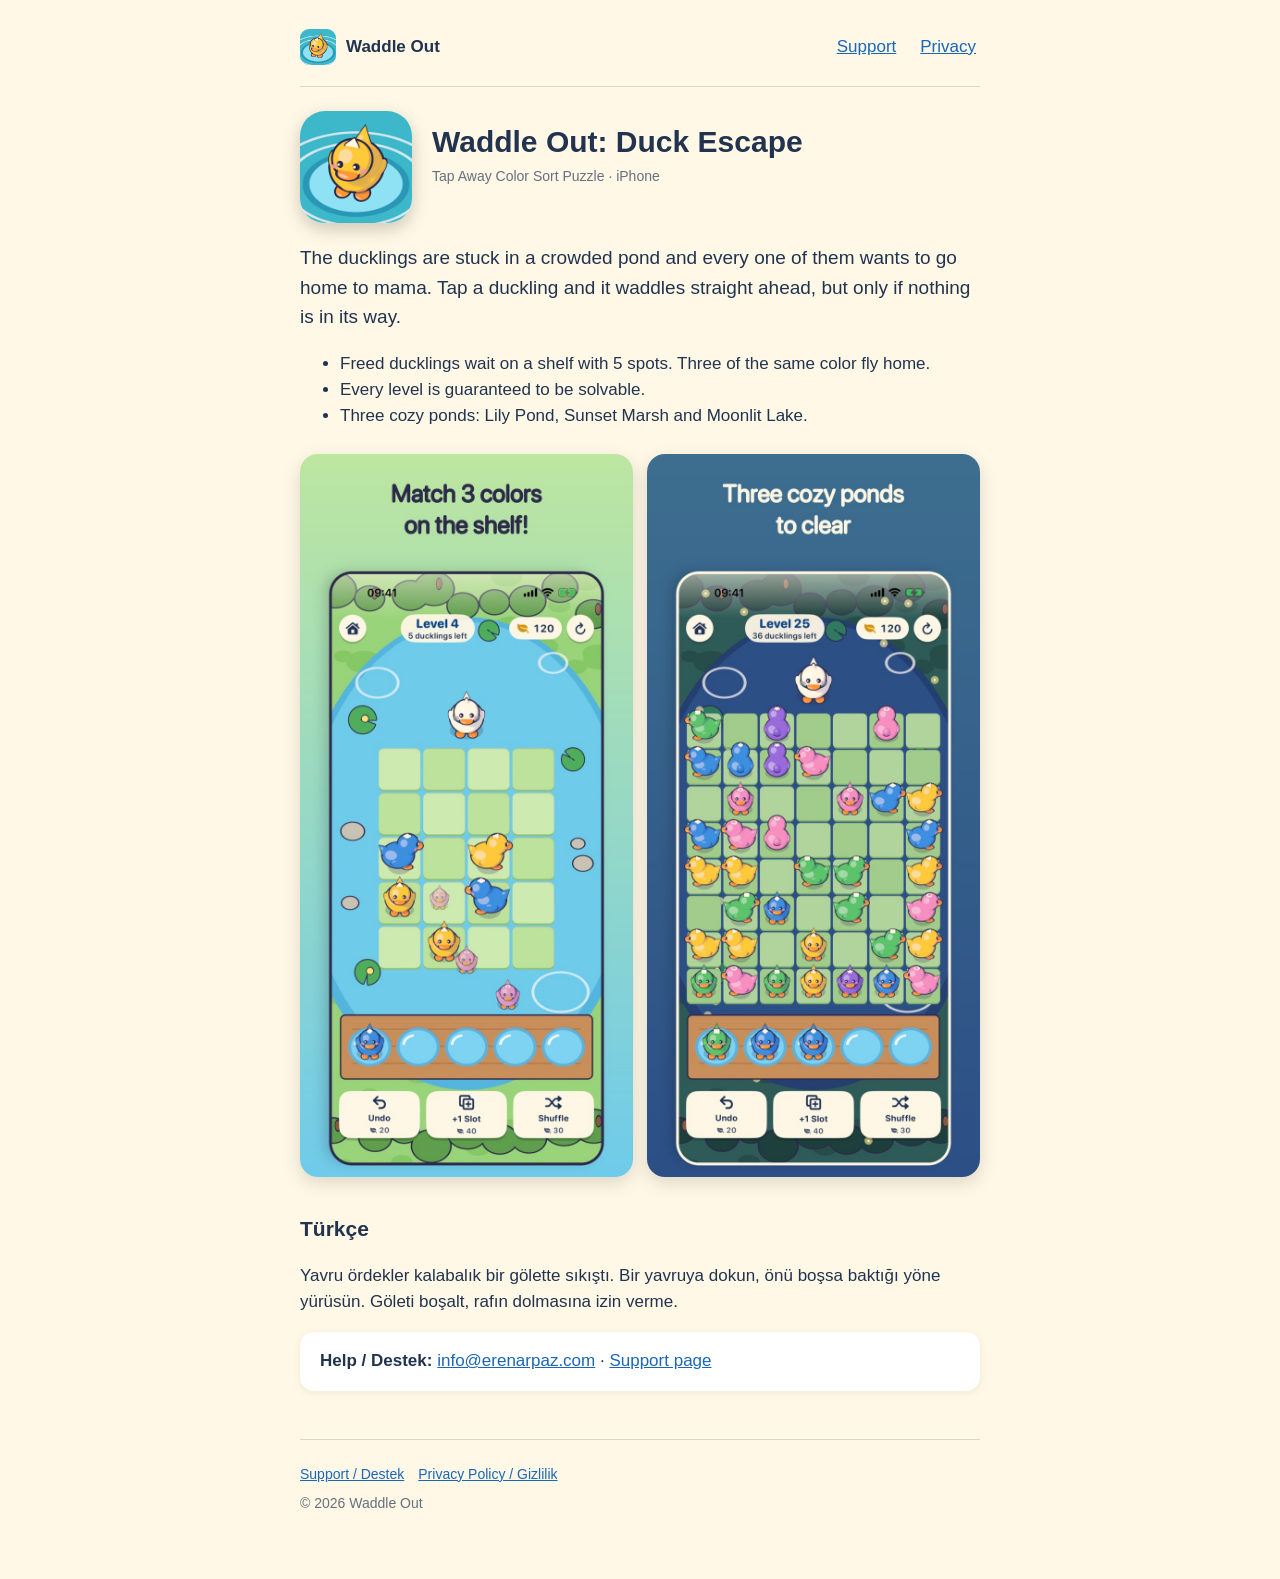
<file: index.html>
<!doctype html>
<html lang="en">
<head>
<meta charset="utf-8">
<meta name="viewport" content="width=device-width, initial-scale=1">
<title>Waddle Out: Duck Escape</title>
<meta name="description" content="Waddle Out: a cozy tap-away color sort puzzle for iPhone. Tap a duckling, clear the pond, and send them home to mama.">
<link rel="icon" href="img/icon-256.png">
<link rel="apple-touch-icon" href="apple-touch-icon.png">
<link rel="stylesheet" href="style.css">
</head>
<body>
<header class="top">
  <a class="brand" href="./"><img src="img/icon-256.png" alt="">Waddle Out</a>
  <a href="support.html">Support</a>
  <a href="privacy.html">Privacy</a>
</header>
<main>
<div class="hero">
  <img src="img/icon-256.png" alt="Waddle Out app icon">
  <div>
    <h1>Waddle Out: Duck Escape</h1>
    <p class="meta">Tap Away Color Sort Puzzle · iPhone</p>
  </div>
</div>
<p class="lead">The ducklings are stuck in a crowded pond and every one of them wants to go home to mama. Tap a duckling and it waddles straight ahead, but only if nothing is in its way.</p>
<ul>
  <li>Freed ducklings wait on a shelf with 5 spots. Three of the same color fly home.</li>
  <li>Every level is guaranteed to be solvable.</li>
  <li>Three cozy ponds: Lily Pond, Sunset Marsh and Moonlit Lake.</li>
</ul>
<div class="shots">
  <img src="img/play.jpg" width="720" height="1565" alt="Match 3 colors on the shelf: a pond of colorful ducklings" loading="lazy">
  <img src="img/moonlit.jpg" width="720" height="1565" alt="Three cozy ponds to clear: Moonlit Lake at night" loading="lazy">
</div>
<section lang="tr">
<h2>Türkçe</h2>
<p>Yavru ördekler kalabalık bir gölette sıkıştı. Bir yavruya dokun, önü boşsa baktığı yöne yürüsün. Göleti boşalt, rafın dolmasına izin verme.</p>
</section>
<div class="card">
  <strong>Help / Destek:</strong> <a href="mailto:info@erenarpaz.com">info@erenarpaz.com</a> · <a href="support.html">Support page</a>
</div>
</main>
<footer>
  <a href="support.html">Support / Destek</a><a href="privacy.html">Privacy Policy / Gizlilik</a>
  <div>© 2026 Waddle Out</div>
</footer>
</body>
</html>
</file>
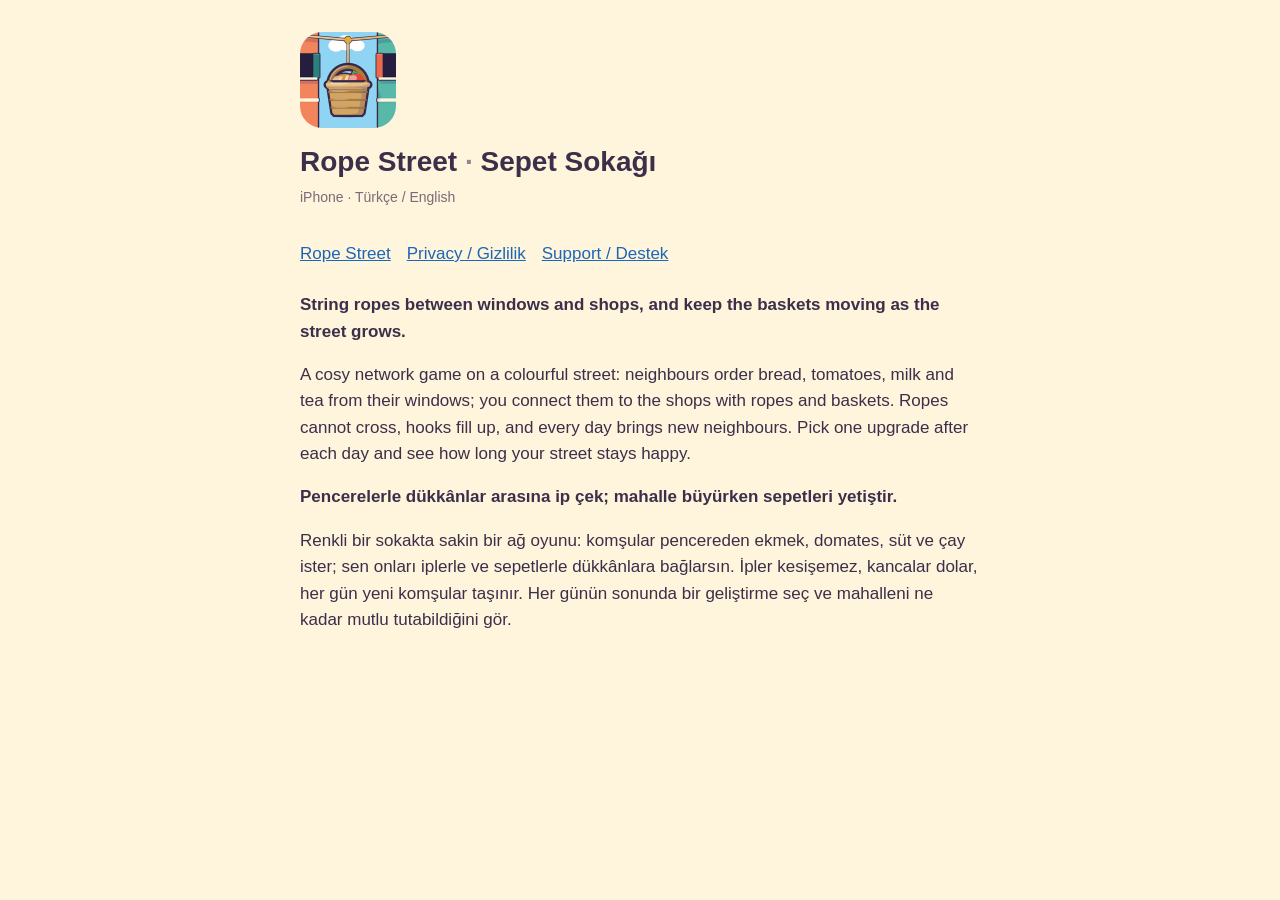
<file: sepet/index.html>
<!doctype html>
<html lang="en">
<head>
<meta charset="utf-8">
<meta name="viewport" content="width=device-width, initial-scale=1">
<title>Rope Street / Sepet Sokağı</title>
<style>
  :root { color-scheme: light dark; }
  body { font: 17px/1.55 -apple-system, BlinkMacSystemFont, "Segoe UI", Roboto, sans-serif; max-width: 680px; margin: 0 auto; padding: 32px 20px 64px; color: #3B2F4A; background: #FFF4DC; }
  h1 { font-size: 28px; margin: 0 0 4px; }
  h3 { font-size: 18px; margin: 24px 0 6px; }
  h2 { font-size: 21px; margin: 40px 0 8px; border-top: 1px solid #0002; padding-top: 24px; }
  .meta { color: #3B2F4Ab0; font-size: 14px; margin: 0 0 24px; }
  .lead { font-weight: 600; }
  nav a { margin-right: 16px; display: inline-block; padding: 8px 0; color: #1A66B8; }
  img.icon { width: 96px; height: 96px; border-radius: 22px; display: block; margin: 0 0 12px; }
  @media (prefers-color-scheme: dark) { body { background: #17131F; color: #F1EAF8; } .meta { color: #F1EAF8a0; } nav a { color: #7FB6F2; } h2 { border-color: #fff2; } }
</style>
</head>
<body>
<img class="icon" src="icon.png" alt="Rope Street / Sepet Sokağı">
<h1>Rope Street <span style="opacity:.55">·</span> Sepet Sokağı</h1>
<p class="meta">iPhone · Türkçe / English</p>
<nav><a href="./">Rope Street</a><a href="privacy.html">Privacy / Gizlilik</a><a href="support.html">Support / Destek</a></nav>
<p class="lead">String ropes between windows and shops, and keep the baskets moving as the street grows.</p>
<p>A cosy network game on a colourful street: neighbours order bread, tomatoes, milk and tea from their windows; you connect them to the shops with ropes and baskets. Ropes cannot cross, hooks fill up, and every day brings new neighbours. Pick one upgrade after each day and see how long your street stays happy.</p>
<p class="lead">Pencerelerle dükkânlar arasına ip çek; mahalle büyürken sepetleri yetiştir.</p>
<p>Renkli bir sokakta sakin bir ağ oyunu: komşular pencereden ekmek, domates, süt ve çay ister; sen onları iplerle ve sepetlerle dükkânlara bağlarsın. İpler kesişemez, kancalar dolar, her gün yeni komşular taşınır. Her günün sonunda bir geliştirme seç ve mahalleni ne kadar mutlu tutabildiğini gör.</p>
</body>
</html>
</file>
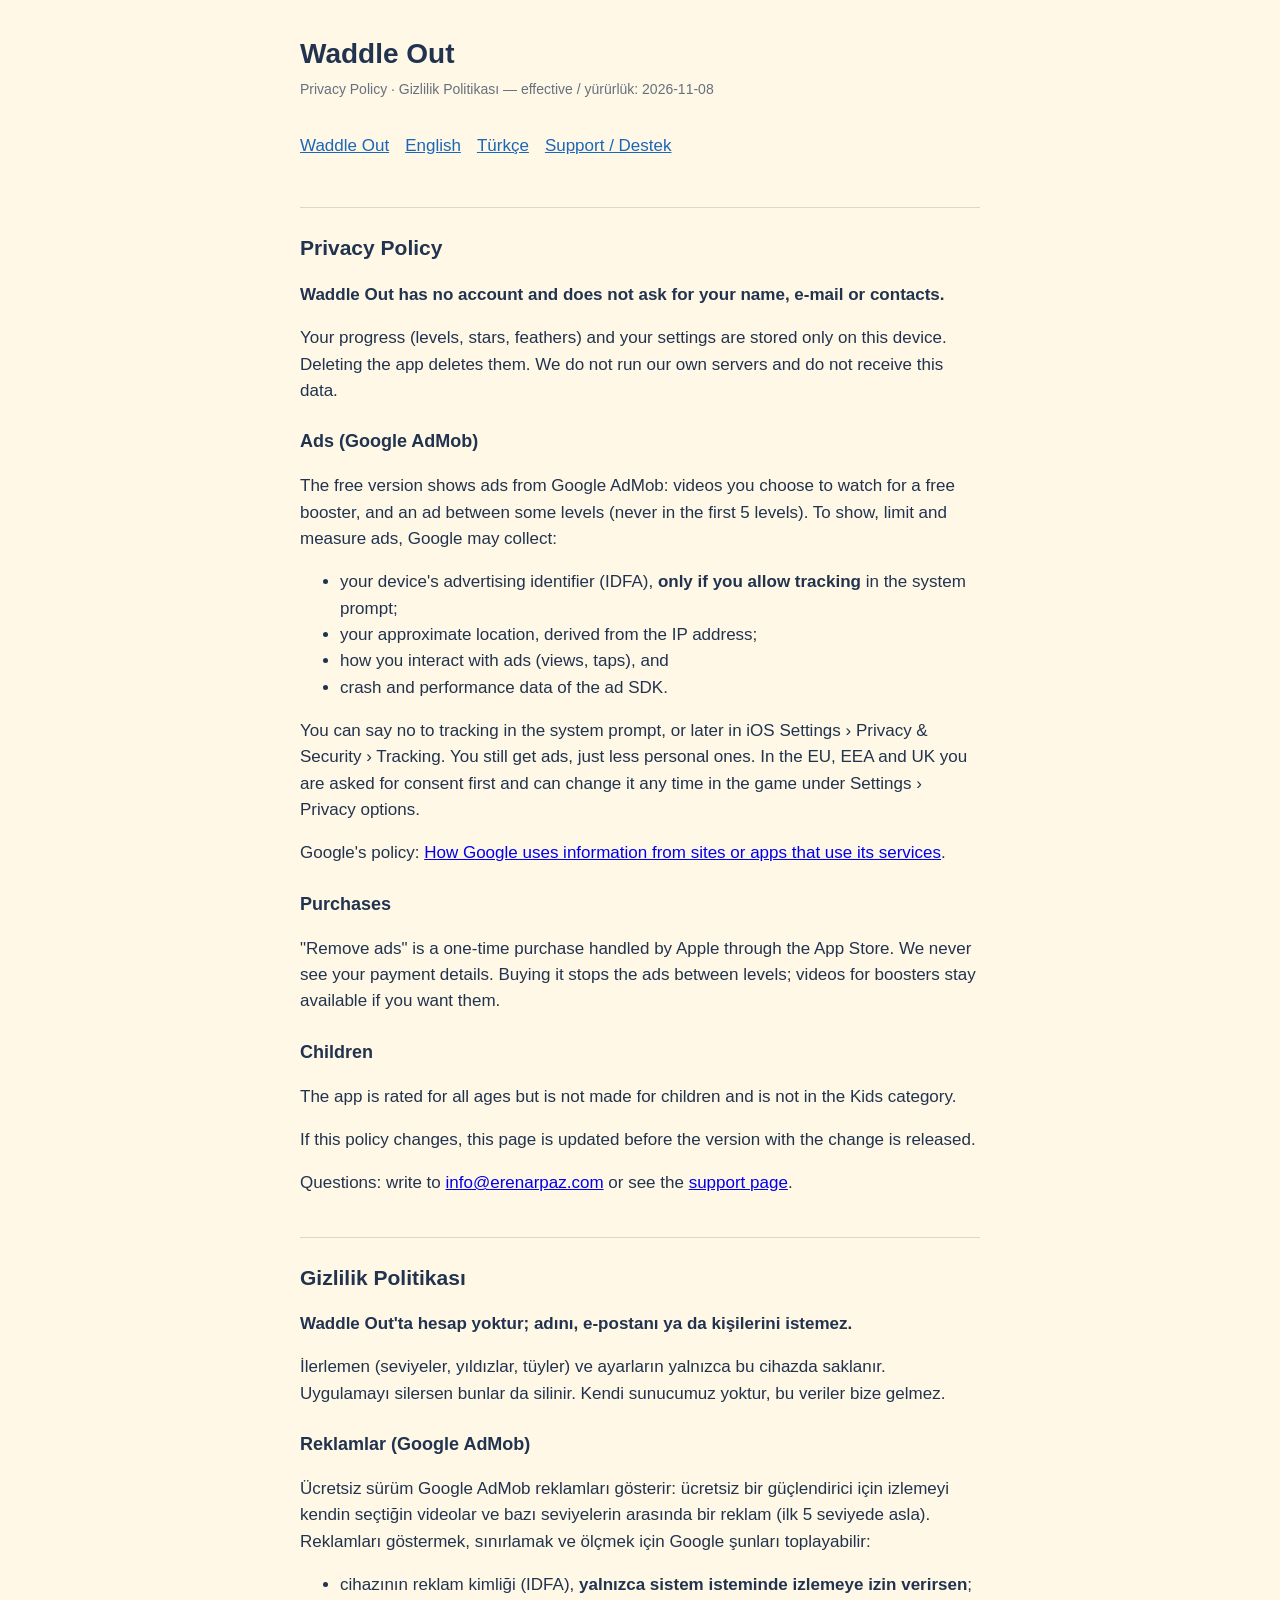
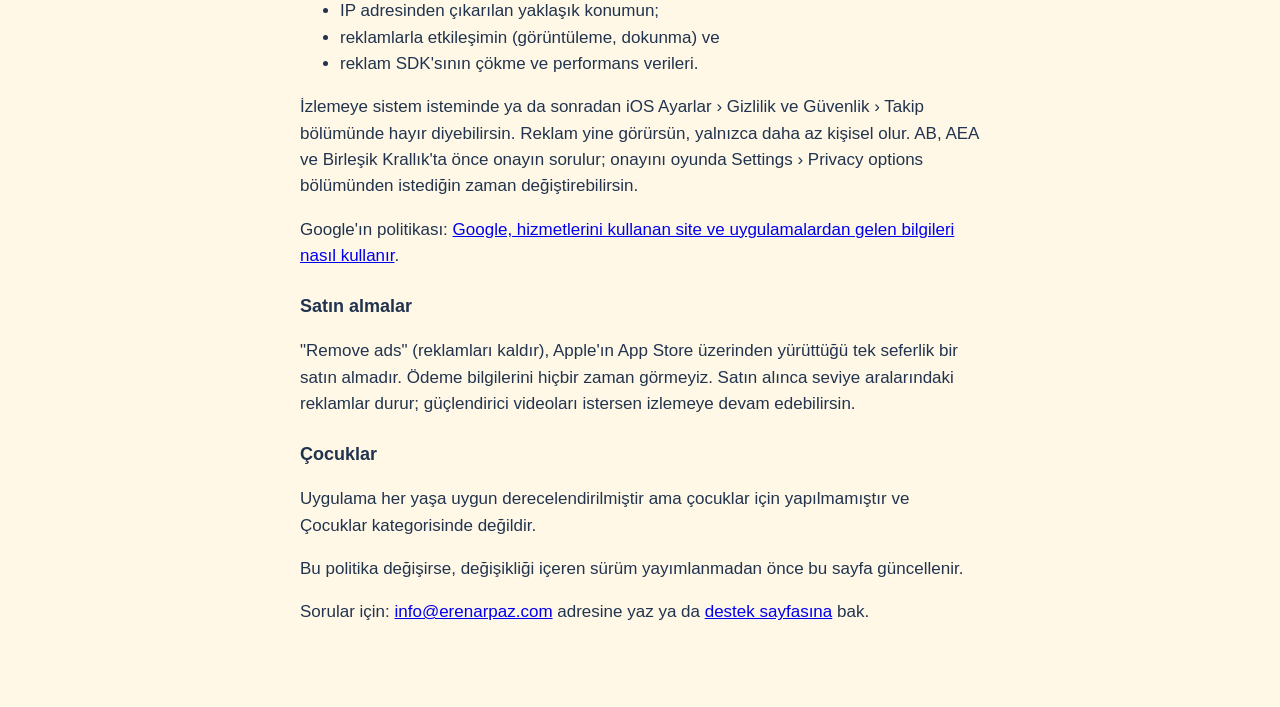
<file: privacy.html>
<!doctype html>
<html lang="en">
<head>
<link rel="icon" href="img/icon-256.png">
<meta charset="utf-8">
<meta name="viewport" content="width=device-width, initial-scale=1">
<title>Waddle Out — Privacy Policy / Gizlilik Politikası</title>
<style>
  :root { color-scheme: light dark; }
  body { font: 17px/1.55 -apple-system, BlinkMacSystemFont, "Segoe UI", Roboto, sans-serif; max-width: 680px; margin: 0 auto; padding: 32px 20px 64px; color: #21334F; background: #FFF8E6; }
  h1 { font-size: 28px; margin: 0 0 4px; }
  h3 { font-size: 18px; margin: 24px 0 6px; }
  h2 { font-size: 21px; margin: 40px 0 8px; border-top: 1px solid #0002; padding-top: 24px; }
  .meta { color: #21334Fb0; font-size: 14px; margin: 0 0 24px; }
  .lead { font-weight: 600; }
  nav a { margin-right: 16px; display: inline-block; padding: 8px 0; color: #1A66B8; }
  @media (prefers-color-scheme: dark) { body { background: #10161F; color: #E8EEF6; } .meta { color: #E8EEF6a0; } nav a { color: #7FB6F2; } h2 { border-color: #fff2; } }
</style>
</head>
<body>
<h1>Waddle Out</h1>
<p class="meta">Privacy Policy · Gizlilik Politikası — effective / yürürlük: 2026-11-08</p>
<nav><a href="./">Waddle Out</a><a href="#en">English</a><a href="#tr">Türkçe</a><a href="support.html">Support / Destek</a></nav>

<section id="en" lang="en">
<h2>Privacy Policy</h2>
<p class="lead">Waddle Out has no account and does not ask for your name, e-mail or contacts.</p>
<p>Your progress (levels, stars, feathers) and your settings are stored only on this device. Deleting the app deletes them. We do not run our own servers and do not receive this data.</p>
<h3>Ads (Google AdMob)</h3>
<p>The free version shows ads from Google AdMob: videos you choose to watch for a free booster, and an ad between some levels (never in the first 5 levels). To show, limit and measure ads, Google may collect:</p>
<ul>
<li>your device's advertising identifier (IDFA), <strong>only if you allow tracking</strong> in the system prompt;</li>
<li>your approximate location, derived from the IP address;</li>
<li>how you interact with ads (views, taps), and</li>
<li>crash and performance data of the ad SDK.</li>
</ul>
<p>You can say no to tracking in the system prompt, or later in iOS Settings › Privacy &amp; Security › Tracking. You still get ads, just less personal ones. In the EU, EEA and UK you are asked for consent first and can change it any time in the game under Settings › Privacy options.</p>
<p>Google's policy: <a href="https://policies.google.com/technologies/partner-sites">How Google uses information from sites or apps that use its services</a>.</p>
<h3>Purchases</h3>
<p>"Remove ads" is a one-time purchase handled by Apple through the App Store. We never see your payment details. Buying it stops the ads between levels; videos for boosters stay available if you want them.</p>
<h3>Children</h3>
<p>The app is rated for all ages but is not made for children and is not in the Kids category.</p>
<p>If this policy changes, this page is updated before the version with the change is released.</p>
<p>Questions: write to <a href="mailto:info@erenarpaz.com">info@erenarpaz.com</a> or see the <a href="support.html">support page</a>.</p>
</section>

<section id="tr" lang="tr">
<h2>Gizlilik Politikası</h2>
<p class="lead">Waddle Out'ta hesap yoktur; adını, e-postanı ya da kişilerini istemez.</p>
<p>İlerlemen (seviyeler, yıldızlar, tüyler) ve ayarların yalnızca bu cihazda saklanır. Uygulamayı silersen bunlar da silinir. Kendi sunucumuz yoktur, bu veriler bize gelmez.</p>
<h3>Reklamlar (Google AdMob)</h3>
<p>Ücretsiz sürüm Google AdMob reklamları gösterir: ücretsiz bir güçlendirici için izlemeyi kendin seçtiğin videolar ve bazı seviyelerin arasında bir reklam (ilk 5 seviyede asla). Reklamları göstermek, sınırlamak ve ölçmek için Google şunları toplayabilir:</p>
<ul>
<li>cihazının reklam kimliği (IDFA), <strong>yalnızca sistem isteminde izlemeye izin verirsen</strong>;</li>
<li>IP adresinden çıkarılan yaklaşık konumun;</li>
<li>reklamlarla etkileşimin (görüntüleme, dokunma) ve</li>
<li>reklam SDK'sının çökme ve performans verileri.</li>
</ul>
<p>İzlemeye sistem isteminde ya da sonradan iOS Ayarlar › Gizlilik ve Güvenlik › Takip bölümünde hayır diyebilirsin. Reklam yine görürsün, yalnızca daha az kişisel olur. AB, AEA ve Birleşik Krallık'ta önce onayın sorulur; onayını oyunda Settings › Privacy options bölümünden istediğin zaman değiştirebilirsin.</p>
<p>Google'ın politikası: <a href="https://policies.google.com/technologies/partner-sites">Google, hizmetlerini kullanan site ve uygulamalardan gelen bilgileri nasıl kullanır</a>.</p>
<h3>Satın almalar</h3>
<p>"Remove ads" (reklamları kaldır), Apple'ın App Store üzerinden yürüttüğü tek seferlik bir satın almadır. Ödeme bilgilerini hiçbir zaman görmeyiz. Satın alınca seviye aralarındaki reklamlar durur; güçlendirici videoları istersen izlemeye devam edebilirsin.</p>
<h3>Çocuklar</h3>
<p>Uygulama her yaşa uygun derecelendirilmiştir ama çocuklar için yapılmamıştır ve Çocuklar kategorisinde değildir.</p>
<p>Bu politika değişirse, değişikliği içeren sürüm yayımlanmadan önce bu sayfa güncellenir.</p>
<p>Sorular için: <a href="mailto:info@erenarpaz.com">info@erenarpaz.com</a> adresine yaz ya da <a href="support.html">destek sayfasına</a> bak.</p>
</section>
</body>
</html>
</file>
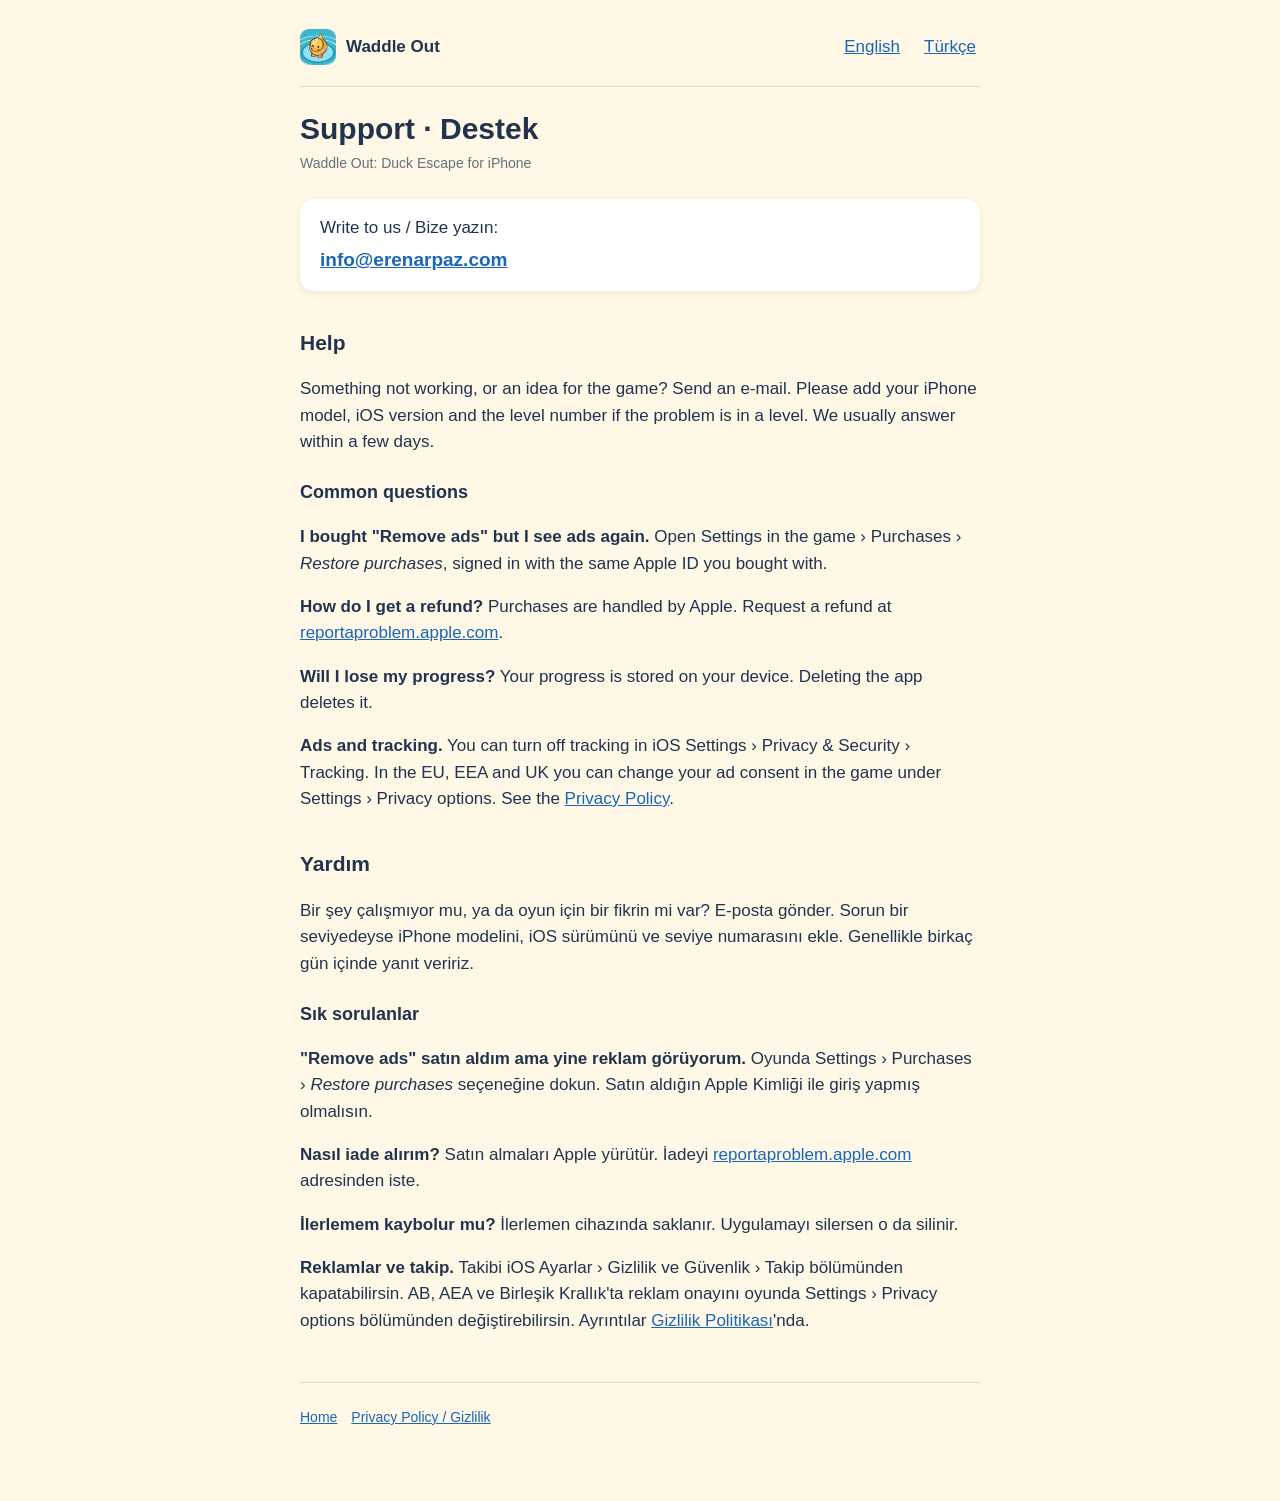
<file: support.html>
<!doctype html>
<html lang="en">
<head>
<meta charset="utf-8">
<meta name="viewport" content="width=device-width, initial-scale=1">
<title>Waddle Out — Support / Destek</title>
<link rel="icon" href="img/icon-256.png">
<link rel="apple-touch-icon" href="apple-touch-icon.png">
<link rel="stylesheet" href="style.css">
</head>
<body>
<header class="top">
  <a class="brand" href="./"><img src="img/icon-256.png" alt="">Waddle Out</a>
  <a href="#en">English</a>
  <a href="#tr">Türkçe</a>
</header>
<main>
<h1>Support · Destek</h1>
<p class="meta">Waddle Out: Duck Escape for iPhone</p>

<div class="card">
  <p style="margin:0 0 4px">Write to us / Bize yazın:</p>
  <a class="mail" href="mailto:info@erenarpaz.com?subject=Waddle%20Out%20support">info@erenarpaz.com</a>
</div>

<section id="en" lang="en">
<h2>Help</h2>
<p>Something not working, or an idea for the game? Send an e-mail. Please add your iPhone model, iOS version and the level number if the problem is in a level. We usually answer within a few days.</p>
<h3>Common questions</h3>
<p><strong>I bought "Remove ads" but I see ads again.</strong> Open Settings in the game › Purchases › <em>Restore purchases</em>, signed in with the same Apple ID you bought with.</p>
<p><strong>How do I get a refund?</strong> Purchases are handled by Apple. Request a refund at <a href="https://reportaproblem.apple.com">reportaproblem.apple.com</a>.</p>
<p><strong>Will I lose my progress?</strong> Your progress is stored on your device. Deleting the app deletes it.</p>
<p><strong>Ads and tracking.</strong> You can turn off tracking in iOS Settings › Privacy &amp; Security › Tracking. In the EU, EEA and UK you can change your ad consent in the game under Settings › Privacy options. See the <a href="privacy.html">Privacy Policy</a>.</p>
</section>

<section id="tr" lang="tr">
<h2>Yardım</h2>
<p>Bir şey çalışmıyor mu, ya da oyun için bir fikrin mi var? E-posta gönder. Sorun bir seviyedeyse iPhone modelini, iOS sürümünü ve seviye numarasını ekle. Genellikle birkaç gün içinde yanıt veririz.</p>
<h3>Sık sorulanlar</h3>
<p><strong>"Remove ads" satın aldım ama yine reklam görüyorum.</strong> Oyunda Settings › Purchases › <em>Restore purchases</em> seçeneğine dokun. Satın aldığın Apple Kimliği ile giriş yapmış olmalısın.</p>
<p><strong>Nasıl iade alırım?</strong> Satın almaları Apple yürütür. İadeyi <a href="https://reportaproblem.apple.com">reportaproblem.apple.com</a> adresinden iste.</p>
<p><strong>İlerlemem kaybolur mu?</strong> İlerlemen cihazında saklanır. Uygulamayı silersen o da silinir.</p>
<p><strong>Reklamlar ve takip.</strong> Takibi iOS Ayarlar › Gizlilik ve Güvenlik › Takip bölümünden kapatabilirsin. AB, AEA ve Birleşik Krallık'ta reklam onayını oyunda Settings › Privacy options bölümünden değiştirebilirsin. Ayrıntılar <a href="privacy.html">Gizlilik Politikası</a>'nda.</p>
</section>
</main>
<footer>
  <a href="./">Home</a><a href="privacy.html">Privacy Policy / Gizlilik</a>
</footer>
</body>
</html>
</file>
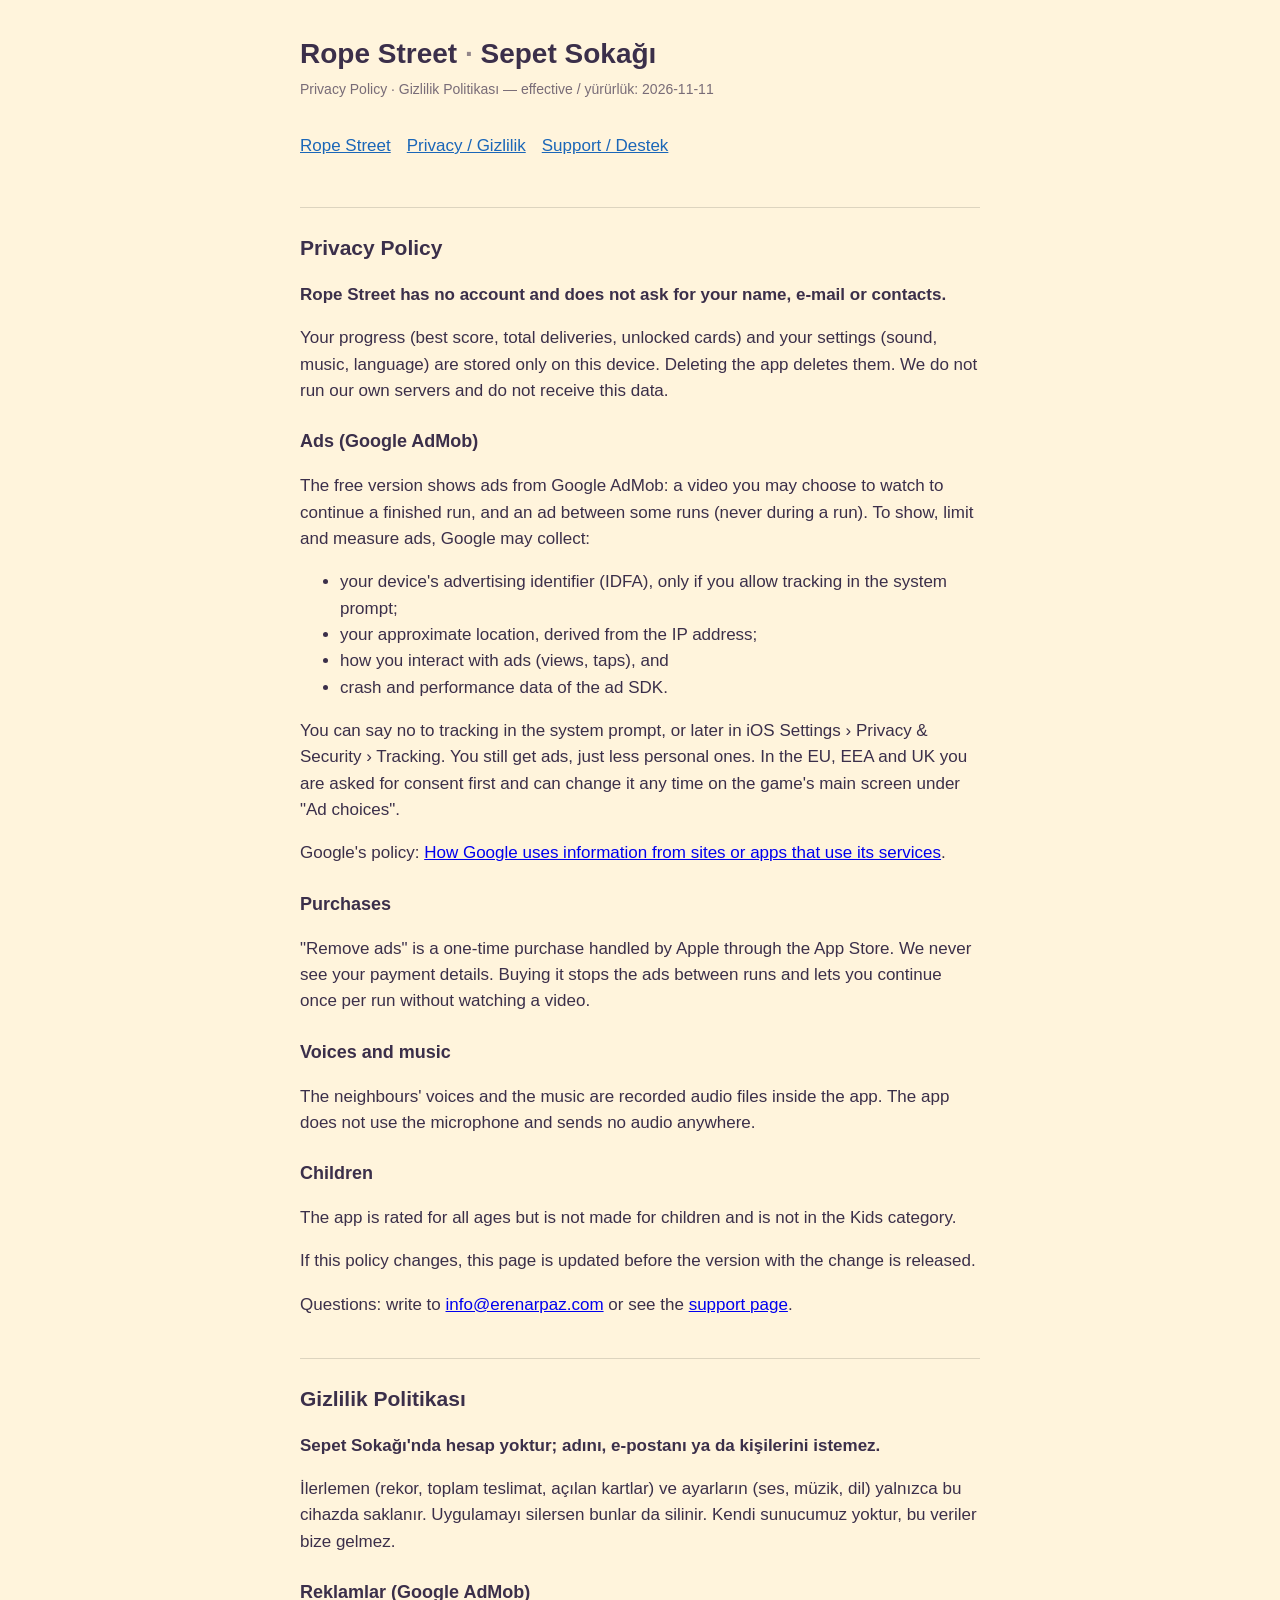
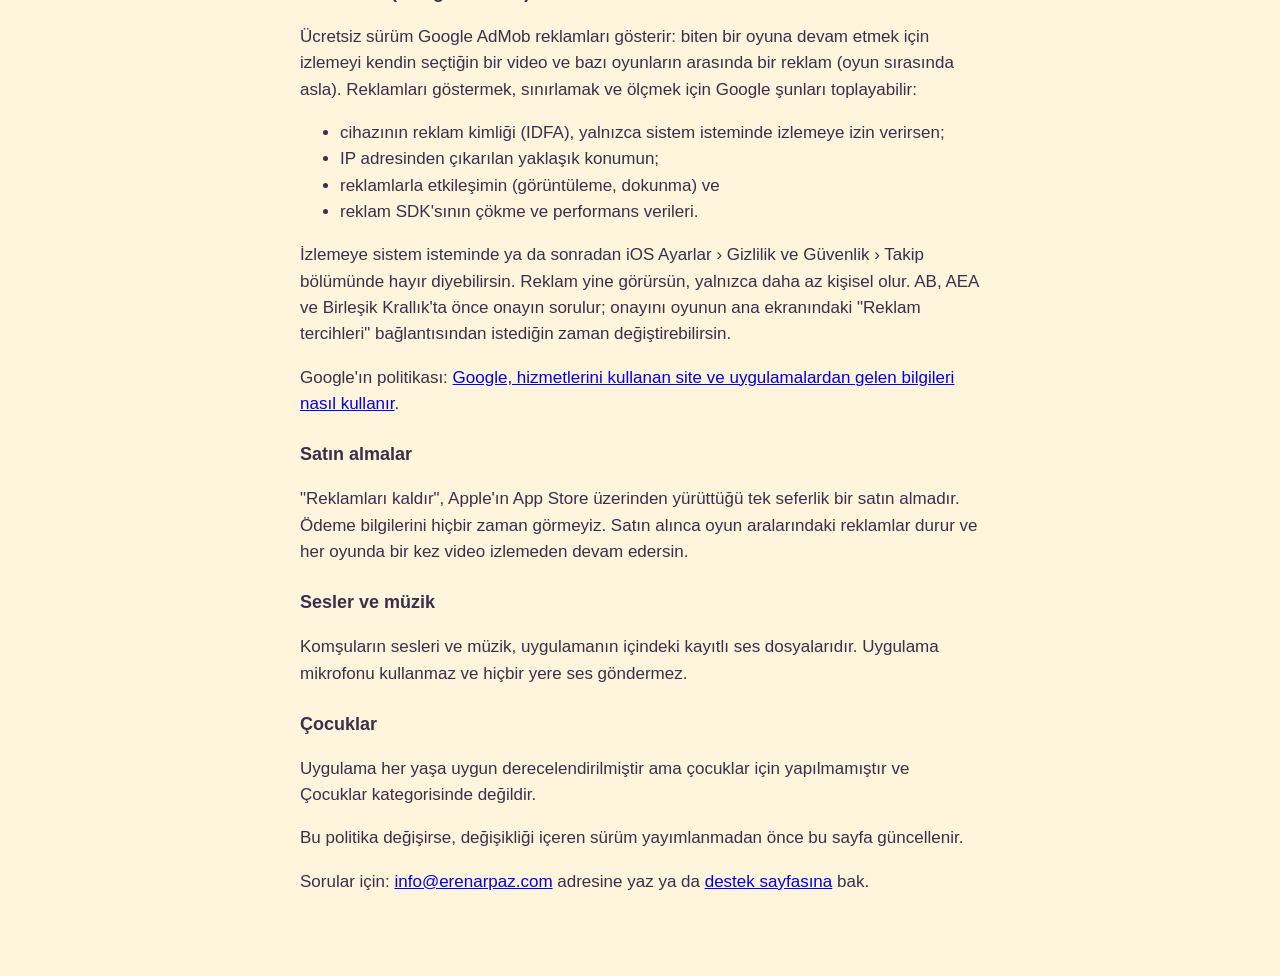
<file: sepet/privacy.html>
<!doctype html>
<html lang="en">
<head>
<meta charset="utf-8">
<meta name="viewport" content="width=device-width, initial-scale=1">
<title>Rope Street / Sepet Sokağı — Privacy Policy / Gizlilik Politikası</title>
<style>
  :root { color-scheme: light dark; }
  body { font: 17px/1.55 -apple-system, BlinkMacSystemFont, "Segoe UI", Roboto, sans-serif; max-width: 680px; margin: 0 auto; padding: 32px 20px 64px; color: #3B2F4A; background: #FFF4DC; }
  h1 { font-size: 28px; margin: 0 0 4px; }
  h3 { font-size: 18px; margin: 24px 0 6px; }
  h2 { font-size: 21px; margin: 40px 0 8px; border-top: 1px solid #0002; padding-top: 24px; }
  .meta { color: #3B2F4Ab0; font-size: 14px; margin: 0 0 24px; }
  .lead { font-weight: 600; }
  nav a { margin-right: 16px; display: inline-block; padding: 8px 0; color: #1A66B8; }
  img.icon { width: 96px; height: 96px; border-radius: 22px; display: block; margin: 0 0 12px; }
  @media (prefers-color-scheme: dark) { body { background: #17131F; color: #F1EAF8; } .meta { color: #F1EAF8a0; } nav a { color: #7FB6F2; } h2 { border-color: #fff2; } }
</style>
</head>
<body>
<h1>Rope Street <span style="opacity:.55">·</span> Sepet Sokağı</h1>
<p class="meta">Privacy Policy · Gizlilik Politikası — effective / yürürlük: 2026-11-11</p>
<nav><a href="./">Rope Street</a><a href="privacy.html">Privacy / Gizlilik</a><a href="support.html">Support / Destek</a></nav>
<h2 id="en">Privacy Policy</h2>
<p class="lead">Rope Street has no account and does not ask for your name, e-mail or contacts.</p>
<p>Your progress (best score, total deliveries, unlocked cards) and your settings (sound, music, language) are stored only on this device. Deleting the app deletes them. We do not run our own servers and do not receive this data.</p>
<h3>Ads (Google AdMob)</h3>
<p>The free version shows ads from Google AdMob: a video you may choose to watch to continue a finished run, and an ad between some runs (never during a run). To show, limit and measure ads, Google may collect:</p>
<ul>
<li>your device's advertising identifier (IDFA), only if you allow tracking in the system prompt;</li>
<li>your approximate location, derived from the IP address;</li>
<li>how you interact with ads (views, taps), and</li>
<li>crash and performance data of the ad SDK.</li>
</ul>
<p>You can say no to tracking in the system prompt, or later in iOS Settings › Privacy &amp; Security › Tracking. You still get ads, just less personal ones. In the EU, EEA and UK you are asked for consent first and can change it any time on the game's main screen under "Ad choices".</p>
<p>Google's policy: <a href="https://policies.google.com/technologies/partner-sites">How Google uses information from sites or apps that use its services</a>.</p>
<h3>Purchases</h3>
<p>"Remove ads" is a one-time purchase handled by Apple through the App Store. We never see your payment details. Buying it stops the ads between runs and lets you continue once per run without watching a video.</p>
<h3>Voices and music</h3>
<p>The neighbours' voices and the music are recorded audio files inside the app. The app does not use the microphone and sends no audio anywhere.</p>
<h3>Children</h3>
<p>The app is rated for all ages but is not made for children and is not in the Kids category.</p>
<p>If this policy changes, this page is updated before the version with the change is released.</p>
<p>Questions: write to <a href="mailto:info@erenarpaz.com?subject=Rope%20Street">info@erenarpaz.com</a> or see the <a href="support.html">support page</a>.</p>

<h2 id="tr">Gizlilik Politikası</h2>
<p class="lead">Sepet Sokağı'nda hesap yoktur; adını, e-postanı ya da kişilerini istemez.</p>
<p>İlerlemen (rekor, toplam teslimat, açılan kartlar) ve ayarların (ses, müzik, dil) yalnızca bu cihazda saklanır. Uygulamayı silersen bunlar da silinir. Kendi sunucumuz yoktur, bu veriler bize gelmez.</p>
<h3>Reklamlar (Google AdMob)</h3>
<p>Ücretsiz sürüm Google AdMob reklamları gösterir: biten bir oyuna devam etmek için izlemeyi kendin seçtiğin bir video ve bazı oyunların arasında bir reklam (oyun sırasında asla). Reklamları göstermek, sınırlamak ve ölçmek için Google şunları toplayabilir:</p>
<ul>
<li>cihazının reklam kimliği (IDFA), yalnızca sistem isteminde izlemeye izin verirsen;</li>
<li>IP adresinden çıkarılan yaklaşık konumun;</li>
<li>reklamlarla etkileşimin (görüntüleme, dokunma) ve</li>
<li>reklam SDK'sının çökme ve performans verileri.</li>
</ul>
<p>İzlemeye sistem isteminde ya da sonradan iOS Ayarlar › Gizlilik ve Güvenlik › Takip bölümünde hayır diyebilirsin. Reklam yine görürsün, yalnızca daha az kişisel olur. AB, AEA ve Birleşik Krallık'ta önce onayın sorulur; onayını oyunun ana ekranındaki "Reklam tercihleri" bağlantısından istediğin zaman değiştirebilirsin.</p>
<p>Google'ın politikası: <a href="https://policies.google.com/technologies/partner-sites?hl=tr">Google, hizmetlerini kullanan site ve uygulamalardan gelen bilgileri nasıl kullanır</a>.</p>
<h3>Satın almalar</h3>
<p>"Reklamları kaldır", Apple'ın App Store üzerinden yürüttüğü tek seferlik bir satın almadır. Ödeme bilgilerini hiçbir zaman görmeyiz. Satın alınca oyun aralarındaki reklamlar durur ve her oyunda bir kez video izlemeden devam edersin.</p>
<h3>Sesler ve müzik</h3>
<p>Komşuların sesleri ve müzik, uygulamanın içindeki kayıtlı ses dosyalarıdır. Uygulama mikrofonu kullanmaz ve hiçbir yere ses göndermez.</p>
<h3>Çocuklar</h3>
<p>Uygulama her yaşa uygun derecelendirilmiştir ama çocuklar için yapılmamıştır ve Çocuklar kategorisinde değildir.</p>
<p>Bu politika değişirse, değişikliği içeren sürüm yayımlanmadan önce bu sayfa güncellenir.</p>
<p>Sorular için: <a href="mailto:info@erenarpaz.com?subject=Sepet%20Soka%C4%9F%C4%B1">info@erenarpaz.com</a> adresine yaz ya da <a href="support.html">destek sayfasına</a> bak.</p>
</body>
</html>
</file>
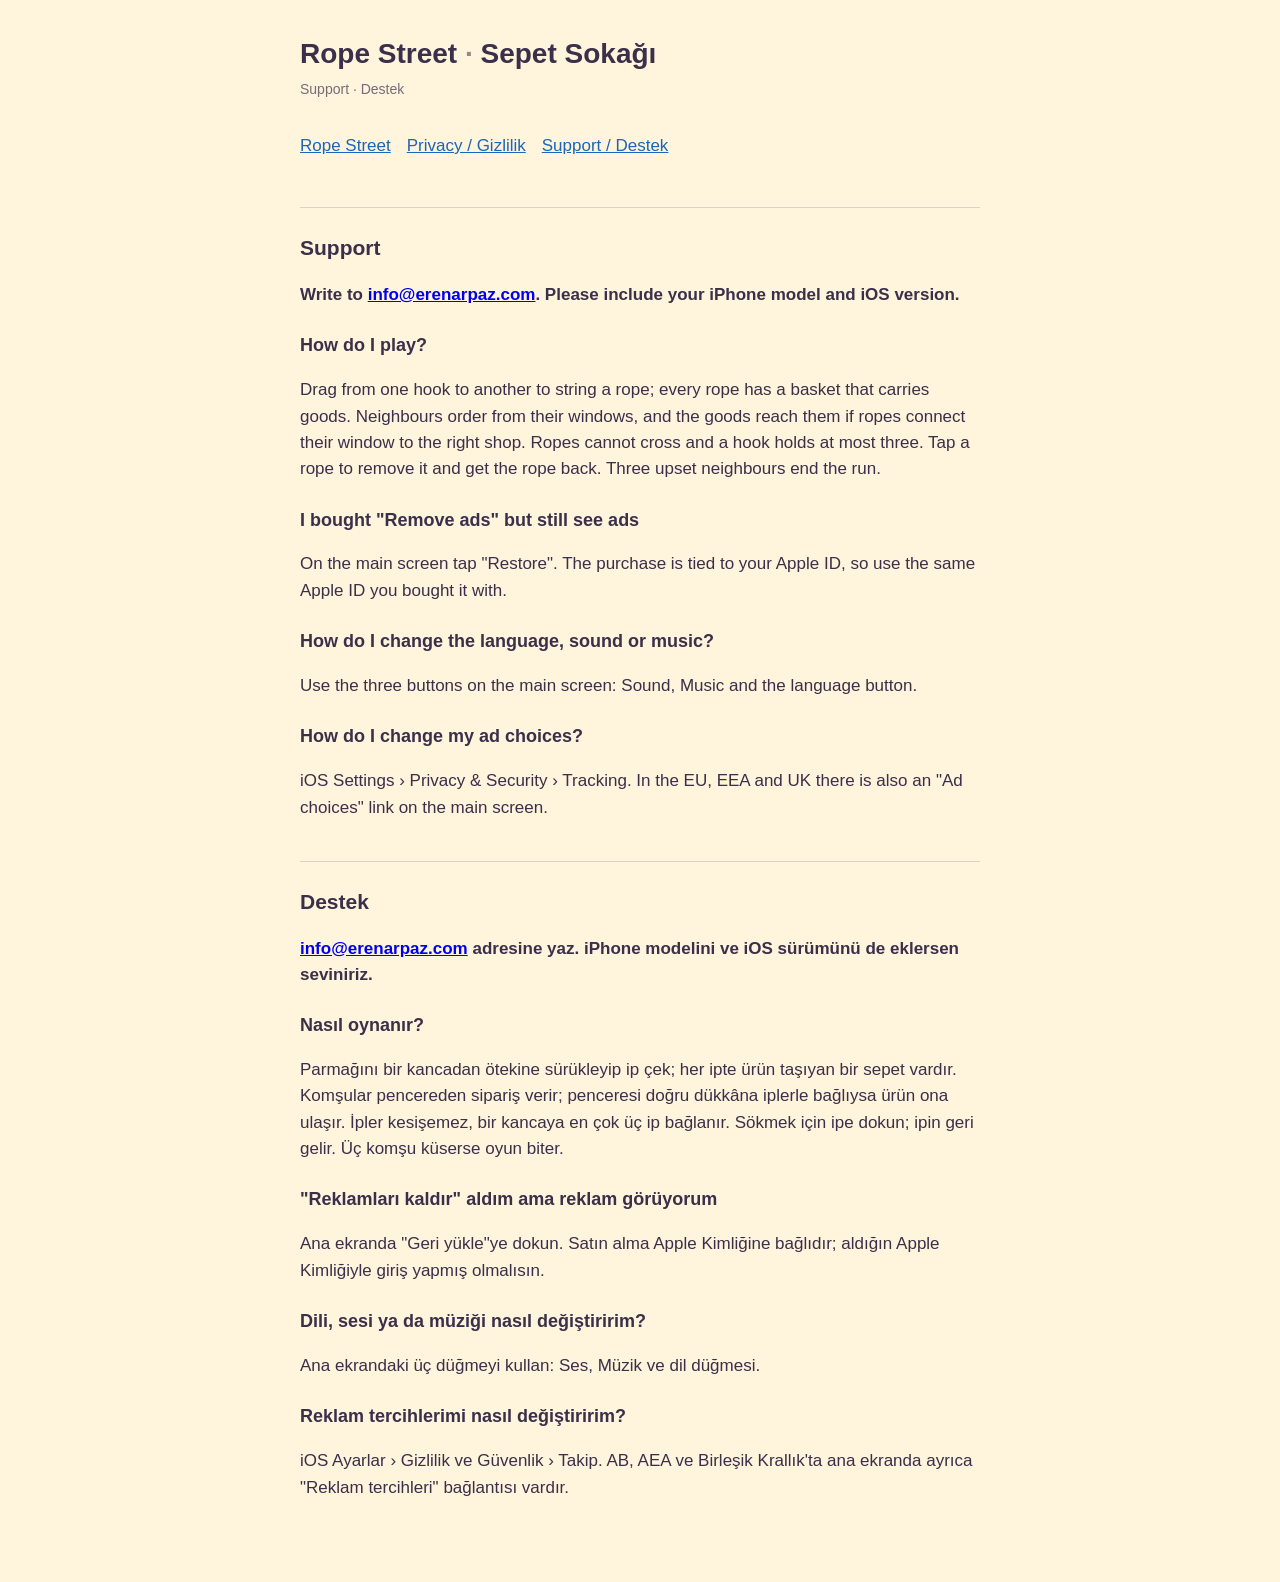
<file: sepet/support.html>
<!doctype html>
<html lang="en">
<head>
<meta charset="utf-8">
<meta name="viewport" content="width=device-width, initial-scale=1">
<title>Rope Street / Sepet Sokağı — Support / Destek</title>
<style>
  :root { color-scheme: light dark; }
  body { font: 17px/1.55 -apple-system, BlinkMacSystemFont, "Segoe UI", Roboto, sans-serif; max-width: 680px; margin: 0 auto; padding: 32px 20px 64px; color: #3B2F4A; background: #FFF4DC; }
  h1 { font-size: 28px; margin: 0 0 4px; }
  h3 { font-size: 18px; margin: 24px 0 6px; }
  h2 { font-size: 21px; margin: 40px 0 8px; border-top: 1px solid #0002; padding-top: 24px; }
  .meta { color: #3B2F4Ab0; font-size: 14px; margin: 0 0 24px; }
  .lead { font-weight: 600; }
  nav a { margin-right: 16px; display: inline-block; padding: 8px 0; color: #1A66B8; }
  img.icon { width: 96px; height: 96px; border-radius: 22px; display: block; margin: 0 0 12px; }
  @media (prefers-color-scheme: dark) { body { background: #17131F; color: #F1EAF8; } .meta { color: #F1EAF8a0; } nav a { color: #7FB6F2; } h2 { border-color: #fff2; } }
</style>
</head>
<body>
<h1>Rope Street <span style="opacity:.55">·</span> Sepet Sokağı</h1>
<p class="meta">Support · Destek</p>
<nav><a href="./">Rope Street</a><a href="privacy.html">Privacy / Gizlilik</a><a href="support.html">Support / Destek</a></nav>
<h2>Support</h2>
<p class="lead">Write to <a href="mailto:info@erenarpaz.com?subject=Rope%20Street%20support">info@erenarpaz.com</a>. Please include your iPhone model and iOS version.</p>
<h3>How do I play?</h3>
<p>Drag from one hook to another to string a rope; every rope has a basket that carries goods. Neighbours order from their windows, and the goods reach them if ropes connect their window to the right shop. Ropes cannot cross and a hook holds at most three. Tap a rope to remove it and get the rope back. Three upset neighbours end the run.</p>
<h3>I bought "Remove ads" but still see ads</h3>
<p>On the main screen tap "Restore". The purchase is tied to your Apple ID, so use the same Apple ID you bought it with.</p>
<h3>How do I change the language, sound or music?</h3>
<p>Use the three buttons on the main screen: Sound, Music and the language button.</p>
<h3>How do I change my ad choices?</h3>
<p>iOS Settings › Privacy &amp; Security › Tracking. In the EU, EEA and UK there is also an "Ad choices" link on the main screen.</p>

<h2>Destek</h2>
<p class="lead"><a href="mailto:info@erenarpaz.com?subject=Sepet%20Soka%C4%9F%C4%B1%20destek">info@erenarpaz.com</a> adresine yaz. iPhone modelini ve iOS sürümünü de eklersen seviniriz.</p>
<h3>Nasıl oynanır?</h3>
<p>Parmağını bir kancadan ötekine sürükleyip ip çek; her ipte ürün taşıyan bir sepet vardır. Komşular pencereden sipariş verir; penceresi doğru dükkâna iplerle bağlıysa ürün ona ulaşır. İpler kesişemez, bir kancaya en çok üç ip bağlanır. Sökmek için ipe dokun; ipin geri gelir. Üç komşu küserse oyun biter.</p>
<h3>"Reklamları kaldır" aldım ama reklam görüyorum</h3>
<p>Ana ekranda "Geri yükle"ye dokun. Satın alma Apple Kimliğine bağlıdır; aldığın Apple Kimliğiyle giriş yapmış olmalısın.</p>
<h3>Dili, sesi ya da müziği nasıl değiştiririm?</h3>
<p>Ana ekrandaki üç düğmeyi kullan: Ses, Müzik ve dil düğmesi.</p>
<h3>Reklam tercihlerimi nasıl değiştiririm?</h3>
<p>iOS Ayarlar › Gizlilik ve Güvenlik › Takip. AB, AEA ve Birleşik Krallık'ta ana ekranda ayrıca "Reklam tercihleri" bağlantısı vardır.</p>
</body>
</html>
</file>
<file: style.css>
:root { color-scheme: light dark; --ink: #21334F; --muted: #21334Fb0; --bg: #FFF8E6; --card: #FFFFFF; --link: #1A66B8; --line: #0002; --accent: #F2B33D; }
@media (prefers-color-scheme: dark) { :root { --ink: #E8EEF6; --muted: #E8EEF6a0; --bg: #10161F; --card: #1A2330; --link: #7FB6F2; --line: #fff2; } }
* { box-sizing: border-box; }
body { font: 17px/1.55 -apple-system, BlinkMacSystemFont, "Segoe UI", Roboto, sans-serif; max-width: 720px; margin: 0 auto; padding: 24px 20px 64px; color: var(--ink); background: var(--bg); }
a { color: var(--link); }
a:focus-visible { outline: 3px solid var(--accent); outline-offset: 2px; border-radius: 4px; }
.top { display: flex; flex-wrap: wrap; gap: 4px 16px; align-items: center; padding-bottom: 16px; border-bottom: 1px solid var(--line); margin-bottom: 24px; }
.top .brand { font-weight: 700; text-decoration: none; color: var(--ink); margin-right: auto; display: flex; align-items: center; gap: 10px; }
.top .brand img { width: 36px; height: 36px; border-radius: 9px; }
.top a:not(.brand) { padding: 10px 4px; }
h1 { font-size: 30px; line-height: 1.2; margin: 0 0 6px; }
h2 { font-size: 21px; margin: 36px 0 8px; }
h3 { font-size: 18px; margin: 24px 0 6px; }
.meta { color: var(--muted); font-size: 14px; margin: 0 0 24px; }
.lead { font-size: 19px; }
.hero { display: flex; gap: 20px; align-items: center; margin: 8px 0 20px; }
.hero img { width: 112px; height: 112px; border-radius: 25px; box-shadow: 0 6px 18px #0003; flex: none; }
.shots { display: grid; grid-template-columns: 1fr 1fr; gap: 14px; margin: 24px 0; }
.shots img { width: 100%; height: auto; border-radius: 18px; box-shadow: 0 6px 18px #0002; }
.card { background: var(--card); border-radius: 14px; padding: 16px 20px; margin: 16px 0; box-shadow: 0 2px 8px #0001; }
.mail { font-size: 19px; font-weight: 600; word-break: break-all; }
footer { margin-top: 48px; padding-top: 16px; border-top: 1px solid var(--line); color: var(--muted); font-size: 14px; }
footer a { margin-right: 14px; display: inline-block; padding: 8px 0; }
@media (max-width: 480px) { h1 { font-size: 25px; } .hero img { width: 84px; height: 84px; border-radius: 19px; } }
</file>
